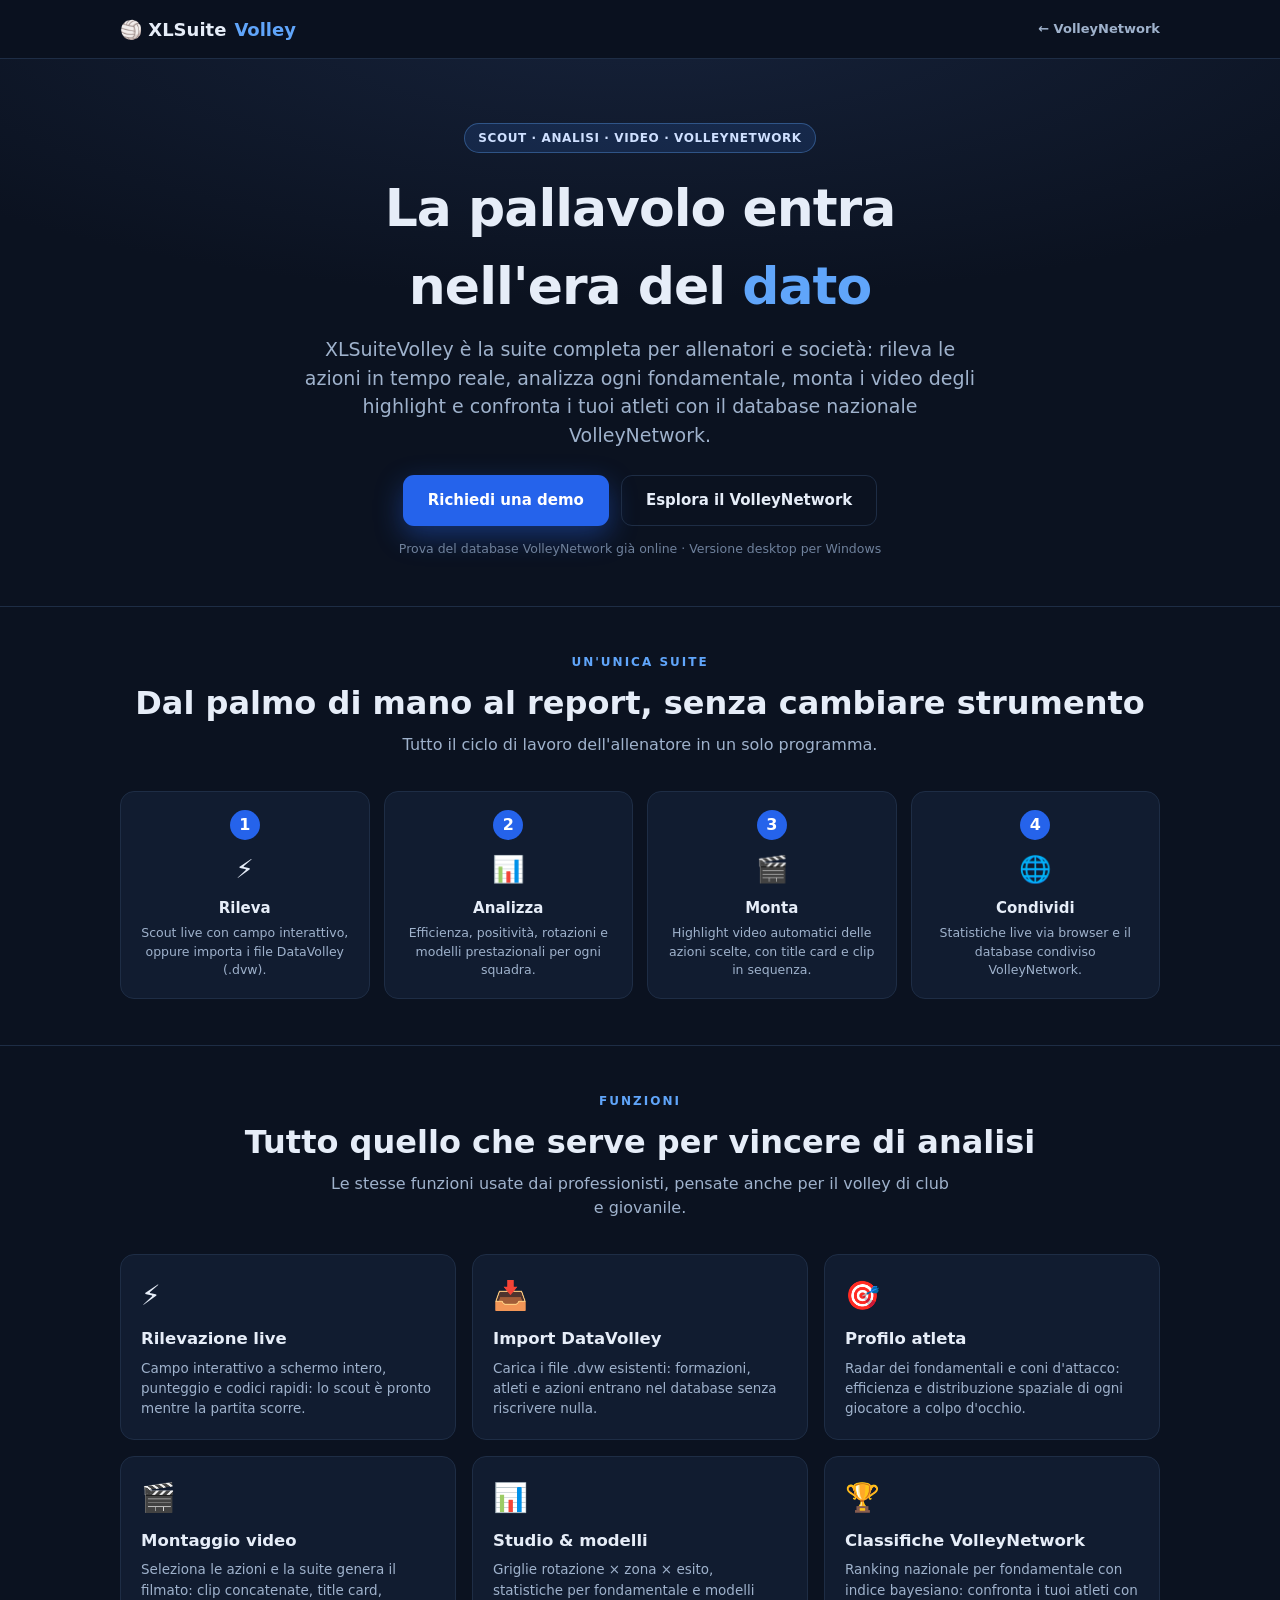
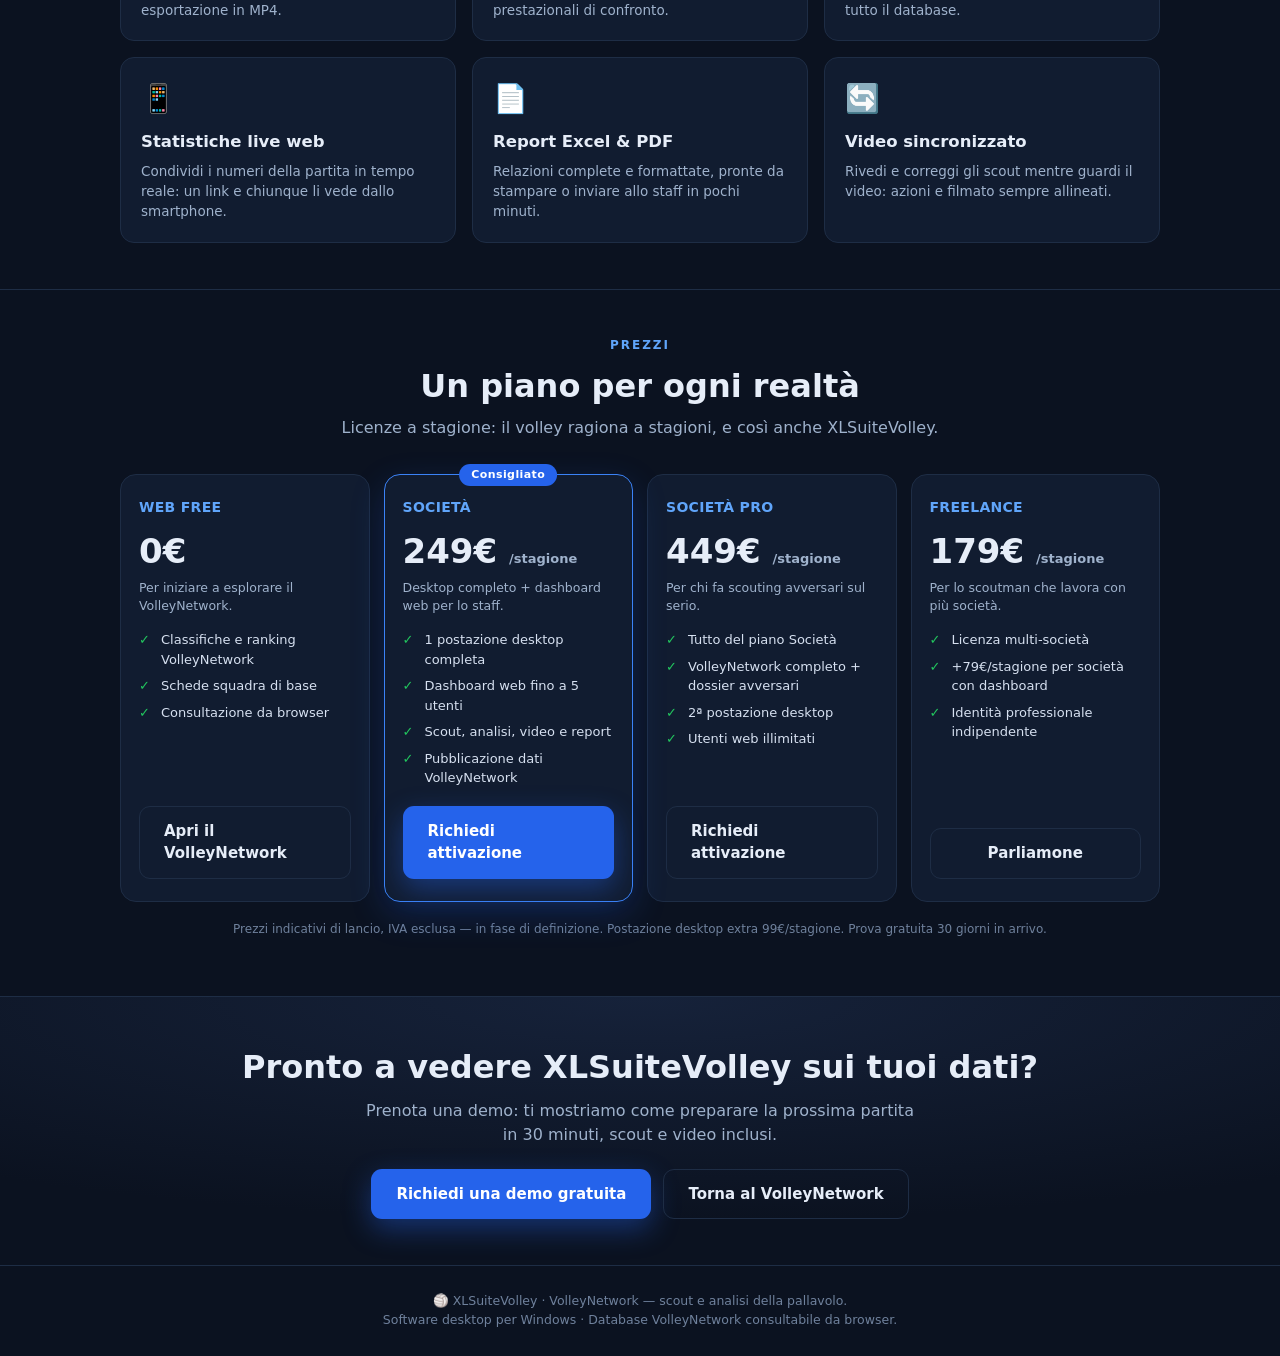
<file: prodotto.html>
<!DOCTYPE html>
<html lang="it">
<head>
<meta charset="utf-8">
<meta name="viewport" content="width=device-width, initial-scale=1">
<!-- Coerente col prototipo: niente indicizzazione finché il sito è in test.
     Questa pagina NON contiene dati di atleti: quando il prodotto sarà
     pubblico, si può rimuovere il noindex per farla trovare su Google. -->
<meta name="robots" content="noindex, nofollow">
<title>XLSuiteVolley — La suite per lo scout e l'analisi della pallavolo</title>
<meta name="description" content="Scout in tempo reale, analisi statistica, montaggio video automatico e il database VolleyNetwork. Tutto in un'unica suite per allenatori e società di pallavolo.">
<style>
  :root{
    --bg:#0b1220; --bg2:#0f1a2e; --card:#111c30; --line:#1e2d45;
    --txt:#e6edf8; --mut:#9fb2cc; --blu:#3b82f6; --blu2:#60a5fa;
    --cta:#2563eb; --cta-h:#1d4ed8; --amber:#f59e0b; --green:#22c55e;
  }
  *{box-sizing:border-box;}
  html,body{margin:0;padding:0;}
  body{font-family:"Segoe UI",system-ui,-apple-system,sans-serif;background:var(--bg);color:var(--txt);line-height:1.5;}
  a{color:inherit;}
  .wrap{max-width:1080px;margin:0 auto;padding:0 20px;}

  /* Topbar */
  .nav{position:sticky;top:0;z-index:10;background:rgba(11,18,32,.86);backdrop-filter:blur(8px);border-bottom:1px solid var(--line);}
  .nav .wrap{display:flex;align-items:center;justify-content:space-between;height:58px;}
  .nav .logo{font-weight:800;font-size:18px;display:flex;align-items:center;gap:8px;}
  .nav .logo .vn{color:var(--blu2);}
  .nav a.back{font-size:13px;color:var(--mut);text-decoration:none;font-weight:600;}
  .nav a.back:hover{color:#fff;}

  /* Hero */
  .hero{text-align:center;padding:64px 0 48px;background:radial-gradient(120% 90% at 50% -10%,#16223a,var(--bg) 60%);}
  .badge{display:inline-block;font-size:12px;font-weight:700;letter-spacing:.6px;color:#cfe0ff;background:rgba(59,130,246,.14);border:1px solid rgba(96,165,250,.35);padding:5px 13px;border-radius:999px;}
  .hero h1{font-size:clamp(30px,5.4vw,52px);font-weight:900;letter-spacing:-1px;margin:16px 0 10px;}
  .hero h1 .vn{color:var(--blu2);}
  .hero p.lead{font-size:clamp(15px,2.2vw,19px);color:var(--mut);max-width:680px;margin:0 auto 26px;}
  .cta-row{display:flex;gap:12px;justify-content:center;flex-wrap:wrap;}
  .btn{font:inherit;font-weight:700;cursor:pointer;border-radius:11px;padding:13px 24px;font-size:15px;border:1px solid transparent;text-decoration:none;display:inline-flex;align-items:center;gap:8px;transition:.15s;}
  .btn.primario{background:var(--cta);color:#fff;box-shadow:0 10px 28px rgba(37,99,235,.4);}
  .btn.primario:hover{background:var(--cta-h);}
  .btn.ghost{background:transparent;color:var(--txt);border-color:var(--line);}
  .btn.ghost:hover{border-color:var(--blu);}
  .hero .mini{margin-top:14px;font-size:12.5px;color:#6f819c;}

  /* Sezioni */
  section{padding:46px 0;border-top:1px solid var(--line);}
  .sec-h{text-align:center;margin-bottom:34px;}
  .sec-h .kick{font-size:12px;font-weight:700;letter-spacing:2px;text-transform:uppercase;color:var(--blu2);}
  .sec-h h2{font-size:clamp(22px,3.4vw,32px);font-weight:800;margin:8px 0 6px;}
  .sec-h p{color:var(--mut);max-width:620px;margin:0 auto;}

  /* Flusso 4 step */
  .flow{display:grid;grid-template-columns:repeat(4,1fr);gap:14px;}
  .step{background:var(--card);border:1px solid var(--line);border-radius:14px;padding:18px;text-align:center;}
  .step .n{width:30px;height:30px;border-radius:50%;background:var(--cta);color:#fff;font-weight:800;display:flex;align-items:center;justify-content:center;margin:0 auto 10px;}
  .step .ico{font-size:26px;}
  .step h4{margin:8px 0 4px;font-size:15px;}
  .step p{margin:0;font-size:12.5px;color:var(--mut);}

  /* Griglia funzioni */
  .grid{display:grid;grid-template-columns:repeat(3,1fr);gap:16px;}
  .feat{background:var(--card);border:1px solid var(--line);border-radius:14px;padding:20px;transition:.15s;}
  .feat:hover{border-color:var(--blu);transform:translateY(-2px);}
  .feat .ico{font-size:28px;}
  .feat h3{margin:10px 0 6px;font-size:16.5px;}
  .feat p{margin:0;font-size:13.5px;color:var(--mut);}

  /* Prezzi */
  .prezzi{display:grid;grid-template-columns:repeat(4,1fr);gap:14px;align-items:stretch;}
  .plan{background:var(--card);border:1px solid var(--line);border-radius:16px;padding:22px 18px;display:flex;flex-direction:column;}
  .plan.top{border-color:var(--blu);box-shadow:0 12px 34px rgba(37,99,235,.22);position:relative;}
  .plan.top::before{content:"Consigliato";position:absolute;top:-11px;left:50%;transform:translateX(-50%);background:var(--cta);color:#fff;font-size:11px;font-weight:800;padding:3px 12px;border-radius:999px;letter-spacing:.4px;}
  .plan .nome{font-size:14px;font-weight:800;letter-spacing:.3px;color:var(--blu2);text-transform:uppercase;}
  .plan .prezzo{font-size:34px;font-weight:900;margin:8px 0 2px;}
  .plan .prezzo small{font-size:13px;font-weight:600;color:var(--mut);}
  .plan .sub{font-size:12.5px;color:var(--mut);min-height:34px;}
  .plan ul{list-style:none;margin:14px 0 18px;padding:0;font-size:13px;display:flex;flex-direction:column;gap:7px;}
  .plan li{padding-left:22px;position:relative;color:#d6e0f0;}
  .plan li::before{content:"✓";position:absolute;left:0;color:var(--green);font-weight:800;}
  .plan .btn{margin-top:auto;justify-content:center;}
  .nota-prezzi{text-align:center;color:#6f819c;font-size:12px;margin-top:18px;}

  /* CTA finale */
  .cta-final{text-align:center;background:radial-gradient(120% 120% at 50% 0%,#16223a,var(--bg) 70%);}
  .cta-final h2{font-size:clamp(22px,3.6vw,32px);font-weight:800;margin:0 0 8px;}
  .cta-final p{color:var(--mut);margin:0 auto 22px;max-width:560px;}

  footer{border-top:1px solid var(--line);padding:26px 0;text-align:center;color:#6f819c;font-size:12.5px;}

  @media(max-width:860px){.flow{grid-template-columns:repeat(2,1fr);}.grid{grid-template-columns:repeat(2,1fr);}.prezzi{grid-template-columns:repeat(2,1fr);}}
  @media(max-width:560px){.grid,.prezzi,.flow{grid-template-columns:1fr;}}
</style>
</head>
<body>

<nav class="nav">
  <div class="wrap">
    <span class="logo">🏐 XLSuite<span class="vn">Volley</span></span>
    <a class="back" href="index.html">← VolleyNetwork</a>
  </div>
</nav>

<!-- HERO ─────────────────────────────────────────────────────────── -->
<header class="hero">
  <div class="wrap">
    <span class="badge">SCOUT · ANALISI · VIDEO · VOLLEYNETWORK</span>
    <h1>La pallavolo entra<br>nell'era del <span class="vn">dato</span></h1>
    <p class="lead">XLSuiteVolley è la suite completa per allenatori e società: rileva le azioni in tempo reale,
      analizza ogni fondamentale, monta i video degli highlight e confronta i tuoi atleti con il database nazionale VolleyNetwork.</p>
    <div class="cta-row">
      <a class="btn primario" href="mailto:info@xlsuitevolley.it?subject=XLSuiteVolley%20-%20Richiesta%20demo&body=Ciao,%20vorrei%20provare%20XLSuiteVolley%20per%20la%20mia%20squadra.">Richiedi una demo</a>
      <a class="btn ghost" href="index.html">Esplora il VolleyNetwork</a>
    </div>
    <div class="mini">Prova del database VolleyNetwork già online · Versione desktop per Windows</div>
  </div>
</header>

<!-- FLUSSO ───────────────────────────────────────────────────────── -->
<section>
  <div class="wrap">
    <div class="sec-h">
      <div class="kick">Un'unica suite</div>
      <h2>Dal palmo di mano al report, senza cambiare strumento</h2>
      <p>Tutto il ciclo di lavoro dell'allenatore in un solo programma.</p>
    </div>
    <div class="flow">
      <div class="step"><div class="n">1</div><div class="ico">⚡</div><h4>Rileva</h4><p>Scout live con campo interattivo, oppure importa i file DataVolley (.dvw).</p></div>
      <div class="step"><div class="n">2</div><div class="ico">📊</div><h4>Analizza</h4><p>Efficienza, positività, rotazioni e modelli prestazionali per ogni squadra.</p></div>
      <div class="step"><div class="n">3</div><div class="ico">🎬</div><h4>Monta</h4><p>Highlight video automatici delle azioni scelte, con title card e clip in sequenza.</p></div>
      <div class="step"><div class="n">4</div><div class="ico">🌐</div><h4>Condividi</h4><p>Statistiche live via browser e il database condiviso VolleyNetwork.</p></div>
    </div>
  </div>
</section>

<!-- FUNZIONI ─────────────────────────────────────────────────────── -->
<section>
  <div class="wrap">
    <div class="sec-h">
      <div class="kick">Funzioni</div>
      <h2>Tutto quello che serve per vincere di analisi</h2>
      <p>Le stesse funzioni usate dai professionisti, pensate anche per il volley di club e giovanile.</p>
    </div>
    <div class="grid">
      <div class="feat"><div class="ico">⚡</div><h3>Rilevazione live</h3><p>Campo interattivo a schermo intero, punteggio e codici rapidi: lo scout è pronto mentre la partita scorre.</p></div>
      <div class="feat"><div class="ico">📥</div><h3>Import DataVolley</h3><p>Carica i file .dvw esistenti: formazioni, atleti e azioni entrano nel database senza riscrivere nulla.</p></div>
      <div class="feat"><div class="ico">🎯</div><h3>Profilo atleta</h3><p>Radar dei fondamentali e coni d'attacco: efficienza e distribuzione spaziale di ogni giocatore a colpo d'occhio.</p></div>
      <div class="feat"><div class="ico">🎬</div><h3>Montaggio video</h3><p>Seleziona le azioni e la suite genera il filmato: clip concatenate, title card, esportazione in MP4.</p></div>
      <div class="feat"><div class="ico">📊</div><h3>Studio &amp; modelli</h3><p>Griglie rotazione × zona × esito, statistiche per fondamentale e modelli prestazionali di confronto.</p></div>
      <div class="feat"><div class="ico">🏆</div><h3>Classifiche VolleyNetwork</h3><p>Ranking nazionale per fondamentale con indice bayesiano: confronta i tuoi atleti con tutto il database.</p></div>
      <div class="feat"><div class="ico">📱</div><h3>Statistiche live web</h3><p>Condividi i numeri della partita in tempo reale: un link e chiunque li vede dallo smartphone.</p></div>
      <div class="feat"><div class="ico">📄</div><h3>Report Excel &amp; PDF</h3><p>Relazioni complete e formattate, pronte da stampare o inviare allo staff in pochi minuti.</p></div>
      <div class="feat"><div class="ico">🔄</div><h3>Video sincronizzato</h3><p>Rivedi e correggi gli scout mentre guardi il video: azioni e filmato sempre allineati.</p></div>
    </div>
  </div>
</section>

<!-- PREZZI ───────────────────────────────────────────────────────── -->
<section>
  <div class="wrap">
    <div class="sec-h">
      <div class="kick">Prezzi</div>
      <h2>Un piano per ogni realtà</h2>
      <p>Licenze a stagione: il volley ragiona a stagioni, e così anche XLSuiteVolley.</p>
    </div>
    <div class="prezzi">
      <div class="plan">
        <div class="nome">Web Free</div>
        <div class="prezzo">0€</div>
        <div class="sub">Per iniziare a esplorare il VolleyNetwork.</div>
        <ul>
          <li>Classifiche e ranking VolleyNetwork</li>
          <li>Schede squadra di base</li>
          <li>Consultazione da browser</li>
        </ul>
        <a class="btn ghost" href="index.html">Apri il VolleyNetwork</a>
      </div>
      <div class="plan top">
        <div class="nome">Società</div>
        <div class="prezzo">249€ <small>/stagione</small></div>
        <div class="sub">Desktop completo + dashboard web per lo staff.</div>
        <ul>
          <li>1 postazione desktop completa</li>
          <li>Dashboard web fino a 5 utenti</li>
          <li>Scout, analisi, video e report</li>
          <li>Pubblicazione dati VolleyNetwork</li>
        </ul>
        <a class="btn primario" href="mailto:info@xlsuitevolley.it?subject=XLSuiteVolley%20Societa%20249">Richiedi attivazione</a>
      </div>
      <div class="plan">
        <div class="nome">Società Pro</div>
        <div class="prezzo">449€ <small>/stagione</small></div>
        <div class="sub">Per chi fa scouting avversari sul serio.</div>
        <ul>
          <li>Tutto del piano Società</li>
          <li>VolleyNetwork completo + dossier avversari</li>
          <li>2ª postazione desktop</li>
          <li>Utenti web illimitati</li>
        </ul>
        <a class="btn ghost" href="mailto:info@xlsuitevolley.it?subject=XLSuiteVolley%20Pro%20449">Richiedi attivazione</a>
      </div>
      <div class="plan">
        <div class="nome">Freelance</div>
        <div class="prezzo">179€ <small>/stagione</small></div>
        <div class="sub">Per lo scoutman che lavora con più società.</div>
        <ul>
          <li>Licenza multi-società</li>
          <li>+79€/stagione per società con dashboard</li>
          <li>Identità professionale indipendente</li>
        </ul>
        <a class="btn ghost" href="mailto:info@xlsuitevolley.it?subject=XLSuiteVolley%20Freelance%20179">Parliamone</a>
      </div>
    </div>
    <p class="nota-prezzi">Prezzi indicativi di lancio, IVA esclusa — in fase di definizione. Postazione desktop extra 99€/stagione. Prova gratuita 30 giorni in arrivo.</p>
  </div>
</section>

<!-- CTA FINALE ───────────────────────────────────────────────────── -->
<section class="cta-final">
  <div class="wrap">
    <h2>Pronto a vedere XLSuiteVolley sui tuoi dati?</h2>
    <p>Prenota una demo: ti mostriamo come preparare la prossima partita in 30 minuti, scout e video inclusi.</p>
    <div class="cta-row">
      <a class="btn primario" href="mailto:info@xlsuitevolley.it?subject=XLSuiteVolley%20-%20Richiesta%20demo">Richiedi una demo gratuita</a>
      <a class="btn ghost" href="index.html">Torna al VolleyNetwork</a>
    </div>
  </div>
</section>

<footer>
  🏐 XLSuiteVolley · VolleyNetwork — scout e analisi della pallavolo.<br>
  Software desktop per Windows · Database VolleyNetwork consultabile da browser.
</footer>

</body>
</html>
</file>
